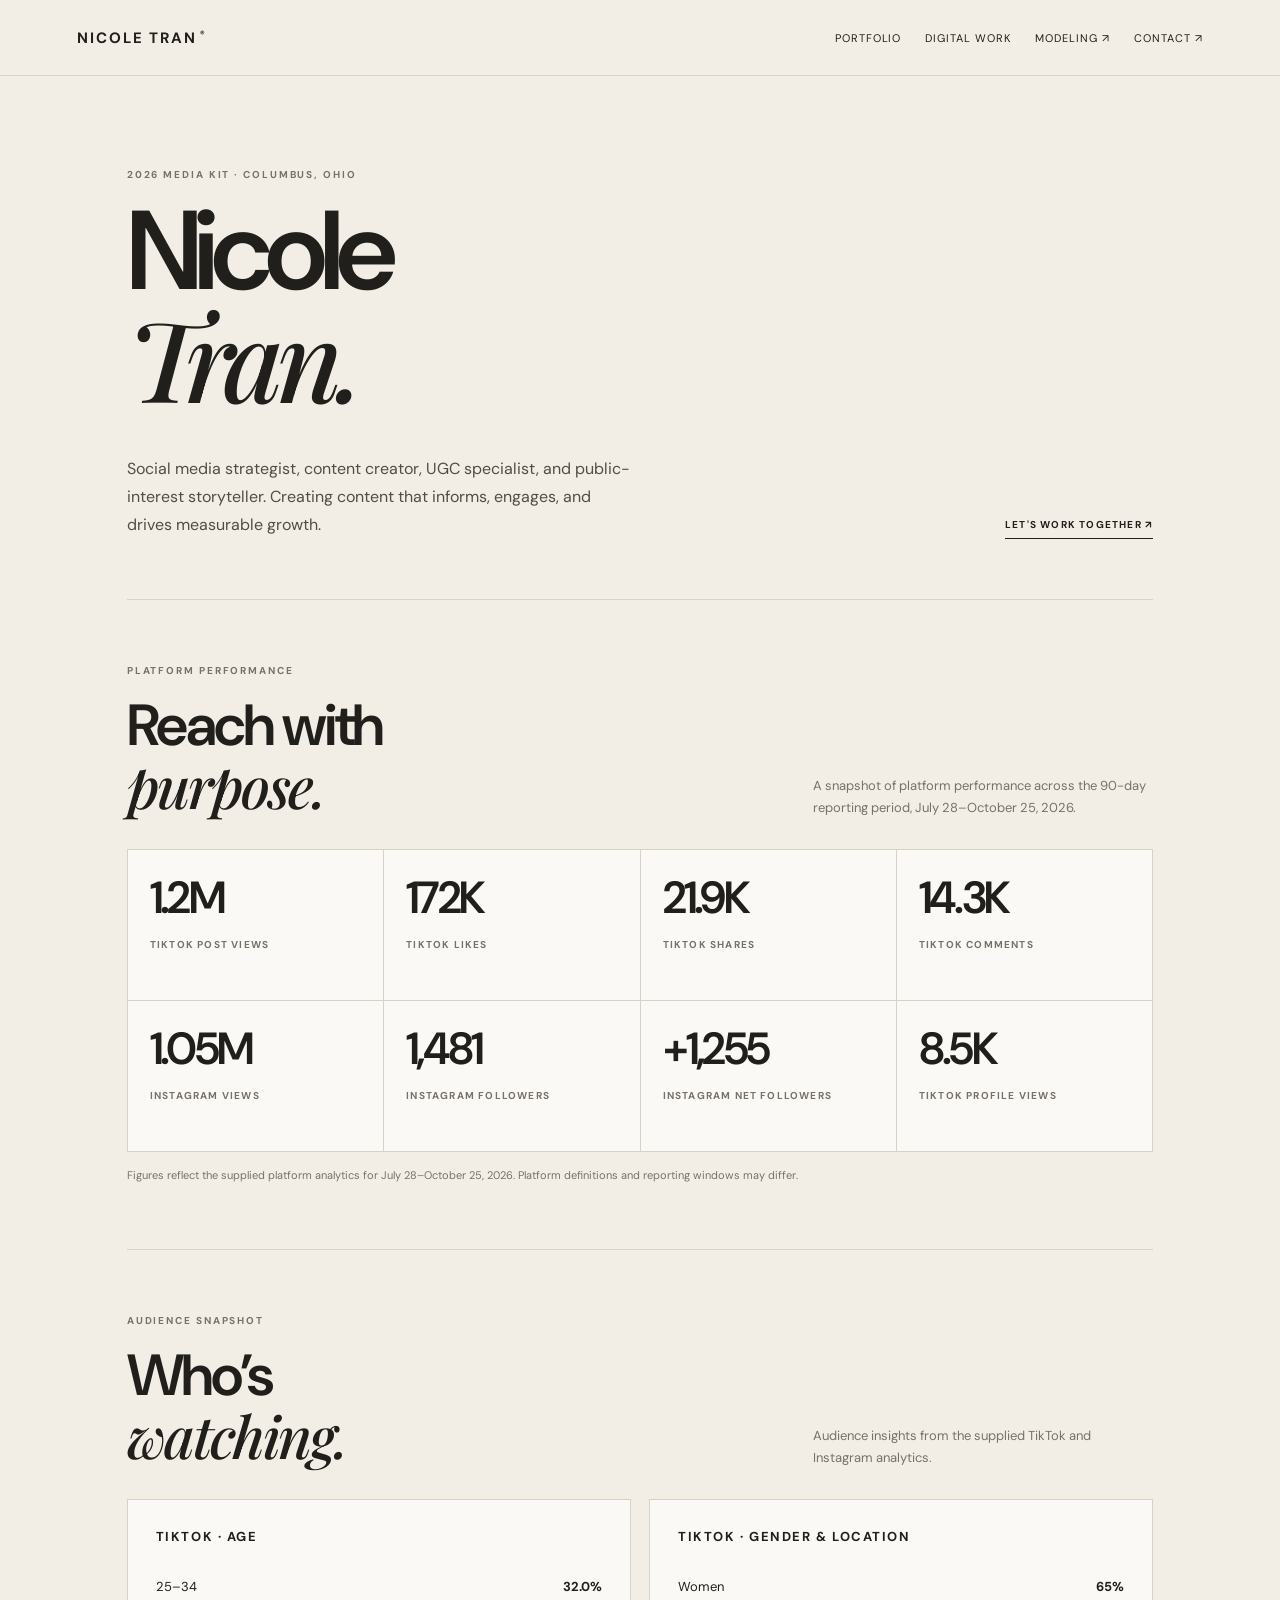
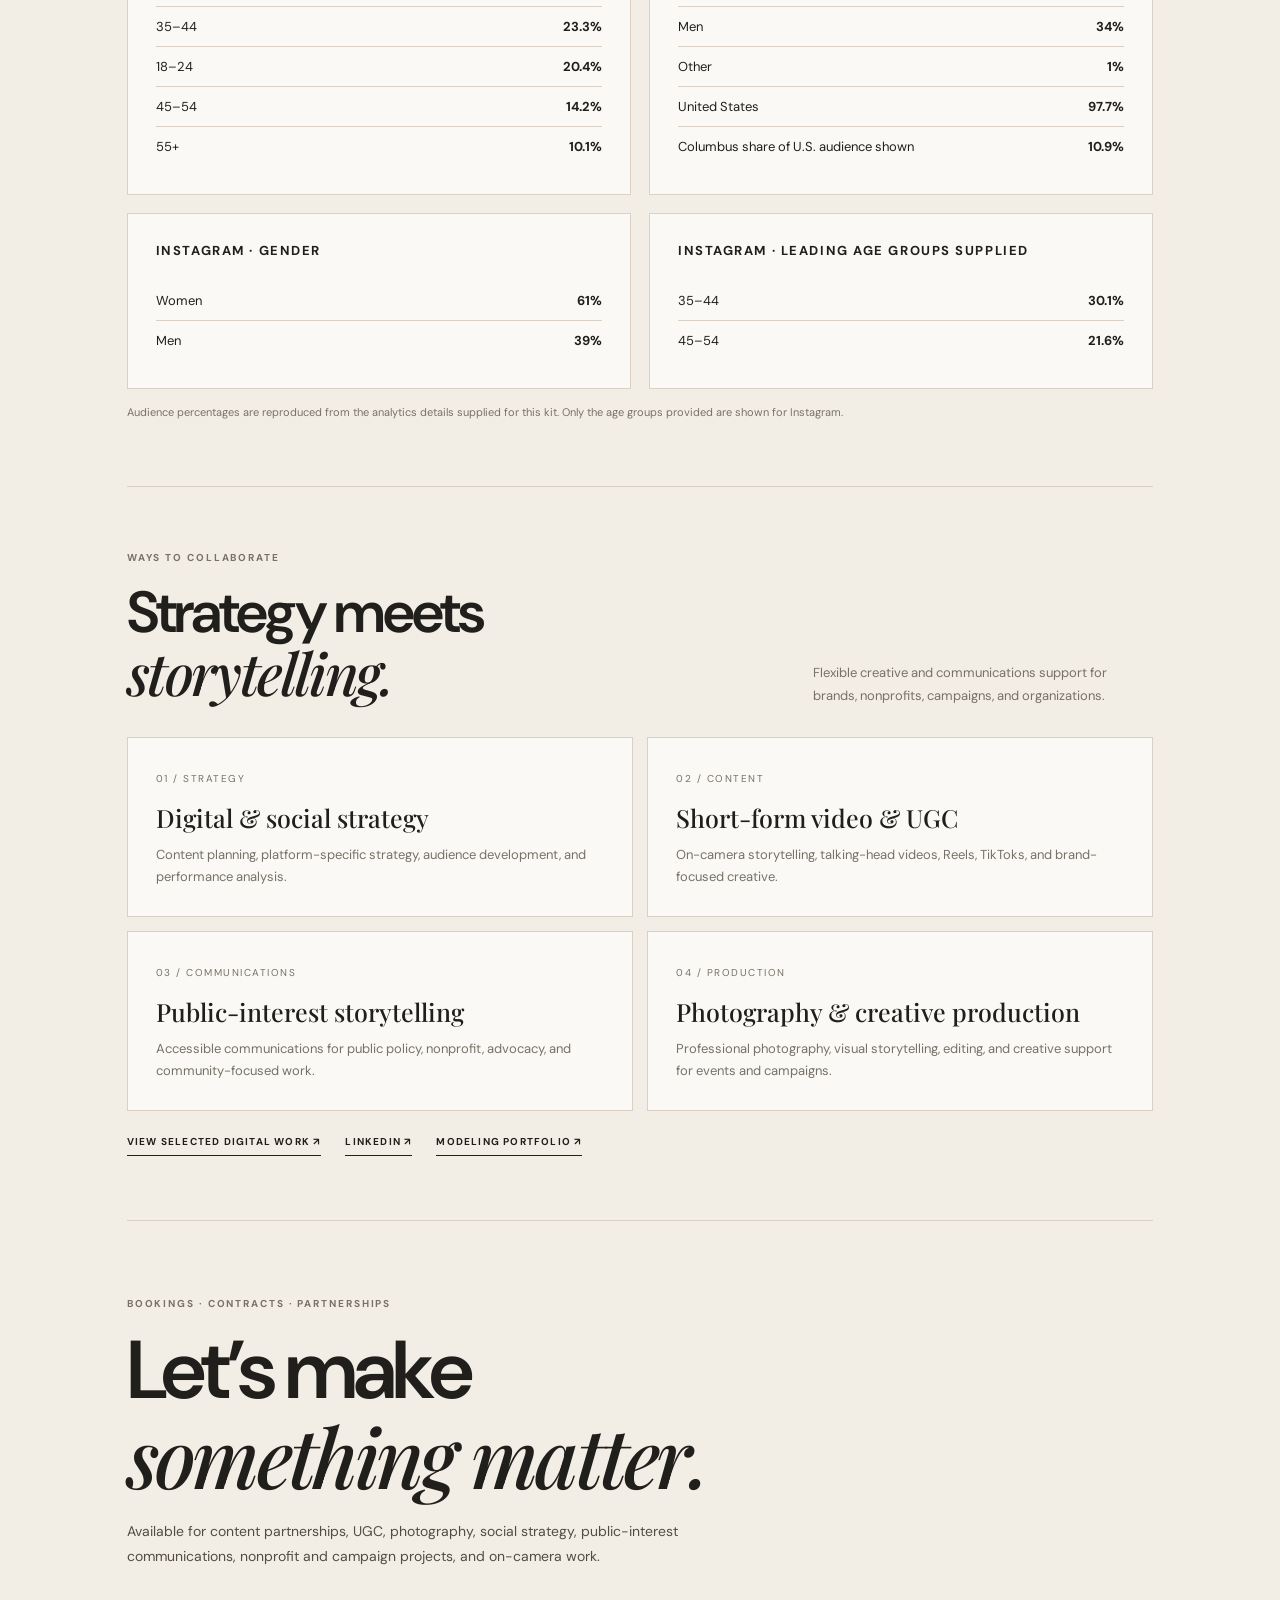
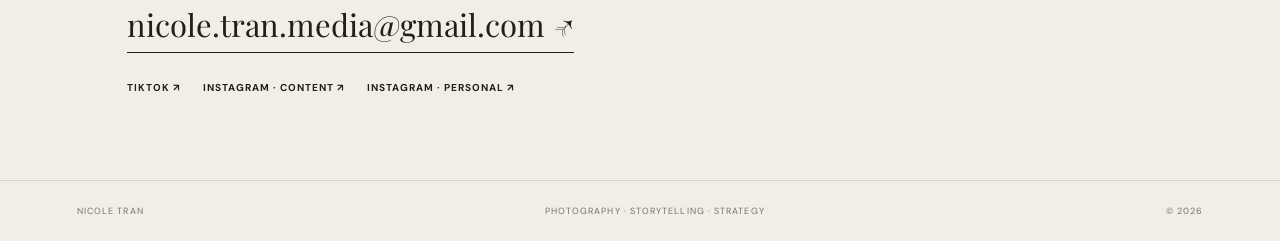
<file: media-kit.html>
<!doctype html>
<html lang="en">
<head>
<meta charset="utf-8">
<meta name="viewport" content="width=device-width, initial-scale=1">
<meta name="description" content="Nicole Tran — media kit, audience insights, digital storytelling and communications services.">
<meta name="theme-color" content="#f3eee5">
<title>Media Kit — Nicole Tran</title>
<link rel="preconnect" href="https://fonts.googleapis.com">
<link rel="preconnect" href="https://fonts.gstatic.com" crossorigin>
<link href="https://fonts.googleapis.com/css2?family=DM+Sans:wght@400;500;600;700&family=Playfair+Display:ital,wght@0,500;0,600;1,500;1,600&display=swap" rel="stylesheet">
<style>
:root{--cream:#f3eee5;--paper:#fbf9f5;--ink:#211f1c;--muted:#777168;--line:#d9d1c5;--serif:"Playfair Display",Georgia,serif;--sans:"DM Sans",Arial,sans-serif}
*{box-sizing:border-box}html{scroll-behavior:smooth}body{margin:0;background:var(--cream);color:var(--ink);font-family:var(--sans)}a{color:inherit}
.site-header{min-height:76px;padding:22px 6vw;display:flex;align-items:center;justify-content:space-between;gap:24px;border-bottom:1px solid var(--line)}
.wordmark{text-decoration:none;font-size:15px;font-weight:700;letter-spacing:.13em}.wordmark span{font-size:9px;vertical-align:top;margin-left:3px}
.nav{display:flex;flex-wrap:wrap;gap:24px;justify-content:flex-end}.nav a{text-decoration:none;font-size:11px;letter-spacing:.09em;text-transform:uppercase}
main{max-width:1180px;margin:0 auto;padding:0 6vw}.eyebrow{margin:0 0 18px;color:var(--muted);font-size:10px;font-weight:700;letter-spacing:.19em;text-transform:uppercase}
.hero{padding:92px 0 60px;border-bottom:1px solid var(--line)}h1{max-width:850px;margin:0;font-size:clamp(56px,9vw,112px);line-height:.94;letter-spacing:-.065em;font-weight:600}
h1 em,h2 em{font-family:var(--serif);font-weight:500}.hero-bottom{display:flex;align-items:end;justify-content:space-between;gap:28px;margin-top:36px}
.hero-bottom p{max-width:510px;margin:0;color:#514d46;font-size:16px;line-height:1.75}.text-link{display:inline-block;text-decoration:none;border-bottom:1px solid var(--ink);padding-bottom:7px;font-size:10px;font-weight:700;letter-spacing:.12em;white-space:nowrap}
.text-link:hover,.nav a:hover{opacity:.58}.section{padding:64px 0;border-bottom:1px solid var(--line)}.section-heading{display:flex;align-items:end;justify-content:space-between;gap:24px;margin-bottom:30px}
h2{margin:0;font-size:clamp(36px,5vw,58px);line-height:1.04;letter-spacing:-.045em;font-weight:600}.section-intro{max-width:340px;margin:0;color:var(--muted);font-size:13px;line-height:1.7}
.metrics{display:grid;grid-template-columns:repeat(4,1fr);gap:1px;background:var(--line);border:1px solid var(--line)}.metric{min-height:150px;padding:25px 22px;background:var(--paper)}
.metric strong{display:block;margin-bottom:12px;font-size:clamp(30px,4vw,45px);line-height:1;letter-spacing:-.06em;font-weight:600}.metric span{color:var(--muted);font-size:10px;font-weight:700;letter-spacing:.12em;text-transform:uppercase}
.metric-note,.audience-note{margin:15px 0 0;color:var(--muted);font-size:11px;line-height:1.6}.audience-grid{display:grid;grid-template-columns:1fr 1fr;gap:18px}
.audience-card,.service{padding:28px;background:var(--paper);border:1px solid var(--line)}.audience-card h3{margin:0 0 22px;font-size:13px;letter-spacing:.12em;text-transform:uppercase}
.audience-row{display:flex;justify-content:space-between;gap:16px;padding:11px 0;border-bottom:1px solid var(--line);font-size:13px}.audience-row:last-child{border-bottom:0}.audience-row span:last-child{font-weight:700;font-variant-numeric:tabular-nums}
.service-grid{display:grid;grid-template-columns:repeat(2,1fr);gap:14px}.service .number{color:var(--muted);font-size:10px;letter-spacing:.15em}
.service h3{margin:14px 0 10px;font-family:var(--serif);font-size:25px;font-weight:500}.service p{margin:0;color:var(--muted);font-size:13px;line-height:1.7}
.proof-links{display:flex;flex-wrap:wrap;gap:12px 24px;margin-top:24px}.contact{padding:76px 0 86px}.contact h2{max-width:720px;font-size:clamp(48px,7vw,82px)}
.contact-copy{max-width:560px;color:#514d46;font-size:14px;line-height:1.8}.email{display:inline-block;margin:20px 0 28px;font-family:var(--serif);font-size:clamp(21px,3vw,31px);text-decoration:none;border-bottom:1px solid var(--ink);padding-bottom:7px}
.socials{display:flex;flex-wrap:wrap;gap:12px 22px}.socials a{text-decoration:none;font-size:10px;font-weight:700;letter-spacing:.1em}
footer{display:flex;justify-content:space-between;gap:18px;padding:24px 6vw;border-top:1px solid var(--line);color:var(--muted);font-size:9px;letter-spacing:.12em}
@media(max-width:700px){.site-header{align-items:flex-start;flex-direction:column}.nav{justify-content:flex-start;gap:13px 18px}.hero{padding-top:65px}.hero-bottom,.section-heading{align-items:flex-start;flex-direction:column}.metrics{grid-template-columns:repeat(2,1fr)}.audience-grid,.service-grid{grid-template-columns:1fr}.metric{min-height:125px}footer{flex-direction:column}}
</style>
</head>
<body>
<header class="site-header">
<a class="wordmark" href="index.html">NICOLE TRAN<span>®</span></a>
<nav class="nav" aria-label="Main navigation"><a href="index.html">Portfolio</a><a href="index.html#social-work">Digital work</a><a href="https://sce.syngency.com/divisions/m/portfolios/nicole-t" target="_blank" rel="noopener noreferrer">Modeling ↗</a><a href="mailto:nicole.tran.media@gmail.com">Contact ↗</a></nav>
</header>
<main>
<section class="hero">
<p class="eyebrow">2026 MEDIA KIT · COLUMBUS, OHIO</p><h1>Nicole<br><em>Tran.</em></h1>
<div class="hero-bottom"><p>Social media strategist, content creator, UGC specialist, and public-interest storyteller. Creating content that informs, engages, and drives measurable growth.</p><a class="text-link" href="mailto:nicole.tran.media@gmail.com">LET'S WORK TOGETHER ↗</a></div>
</section>
<section class="section">
<div class="section-heading"><div><p class="eyebrow">PLATFORM PERFORMANCE</p><h2>Reach with<br><em>purpose.</em></h2></div><p class="section-intro">A snapshot of platform performance across the 90-day reporting period, July 28–October 25, 2026.</p></div>
<div class="metrics">
<div class="metric"><strong>1.2M</strong><span>TikTok post views</span></div><div class="metric"><strong>172K</strong><span>TikTok likes</span></div><div class="metric"><strong>21.9K</strong><span>TikTok shares</span></div><div class="metric"><strong>14.3K</strong><span>TikTok comments</span></div>
<div class="metric"><strong>1.05M</strong><span>Instagram views</span></div><div class="metric"><strong>1,481</strong><span>Instagram followers</span></div><div class="metric"><strong>+1,255</strong><span>Instagram net followers</span></div><div class="metric"><strong>8.5K</strong><span>TikTok profile views</span></div>
</div><p class="metric-note">Figures reflect the supplied platform analytics for July 28–October 25, 2026. Platform definitions and reporting windows may differ.</p>
</section>
<section class="section">
<div class="section-heading"><div><p class="eyebrow">AUDIENCE SNAPSHOT</p><h2>Who’s<br><em>watching.</em></h2></div><p class="section-intro">Audience insights from the supplied TikTok and Instagram analytics.</p></div>
<div class="audience-grid">
<div class="audience-card"><h3>TikTok · Age</h3><div class="audience-row"><span>25–34</span><span>32.0%</span></div><div class="audience-row"><span>35–44</span><span>23.3%</span></div><div class="audience-row"><span>18–24</span><span>20.4%</span></div><div class="audience-row"><span>45–54</span><span>14.2%</span></div><div class="audience-row"><span>55+</span><span>10.1%</span></div></div>
<div class="audience-card"><h3>TikTok · Gender & location</h3><div class="audience-row"><span>Women</span><span>65%</span></div><div class="audience-row"><span>Men</span><span>34%</span></div><div class="audience-row"><span>Other</span><span>1%</span></div><div class="audience-row"><span>United States</span><span>97.7%</span></div><div class="audience-row"><span>Columbus share of U.S. audience shown</span><span>10.9%</span></div></div>
<div class="audience-card"><h3>Instagram · Gender</h3><div class="audience-row"><span>Women</span><span>61%</span></div><div class="audience-row"><span>Men</span><span>39%</span></div></div>
<div class="audience-card"><h3>Instagram · Leading age groups supplied</h3><div class="audience-row"><span>35–44</span><span>30.1%</span></div><div class="audience-row"><span>45–54</span><span>21.6%</span></div></div>
</div><p class="audience-note">Audience percentages are reproduced from the analytics details supplied for this kit. Only the age groups provided are shown for Instagram.</p>
</section>
<section class="section">
<div class="section-heading"><div><p class="eyebrow">WAYS TO COLLABORATE</p><h2>Strategy meets<br><em>storytelling.</em></h2></div><p class="section-intro">Flexible creative and communications support for brands, nonprofits, campaigns, and organizations.</p></div>
<div class="service-grid">
<article class="service"><span class="number">01 / STRATEGY</span><h3>Digital & social strategy</h3><p>Content planning, platform-specific strategy, audience development, and performance analysis.</p></article>
<article class="service"><span class="number">02 / CONTENT</span><h3>Short-form video & UGC</h3><p>On-camera storytelling, talking-head videos, Reels, TikToks, and brand-focused creative.</p></article>
<article class="service"><span class="number">03 / COMMUNICATIONS</span><h3>Public-interest storytelling</h3><p>Accessible communications for public policy, nonprofit, advocacy, and community-focused work.</p></article>
<article class="service"><span class="number">04 / PRODUCTION</span><h3>Photography & creative production</h3><p>Professional photography, visual storytelling, editing, and creative support for events and campaigns.</p></article>
</div>
<div class="proof-links"><a class="text-link" href="index.html#social-work">VIEW SELECTED DIGITAL WORK ↗</a><a class="text-link" href="https://www.linkedin.com/in/nicolealextran" target="_blank" rel="noopener noreferrer">LINKEDIN ↗</a><a class="text-link" href="https://sce.syngency.com/divisions/m/portfolios/nicole-t" target="_blank" rel="noopener noreferrer">MODELING PORTFOLIO ↗</a></div>
</section>
<section class="contact">
<p class="eyebrow">BOOKINGS · CONTRACTS · PARTNERSHIPS</p><h2>Let’s make<br><em>something matter.</em></h2>
<p class="contact-copy">Available for content partnerships, UGC, photography, social strategy, public-interest communications, nonprofit and campaign projects, and on-camera work.</p>
<a class="email" href="mailto:nicole.tran.media@gmail.com">nicole.tran.media@gmail.com ↗</a>
<div class="socials"><a href="https://www.tiktok.com/@nnicoletalks" target="_blank" rel="noopener noreferrer">TIKTOK ↗</a><a href="https://www.instagram.com/nicole.talks/" target="_blank" rel="noopener noreferrer">INSTAGRAM · CONTENT ↗</a><a href="https://www.instagram.com/nicole_tran/" target="_blank" rel="noopener noreferrer">INSTAGRAM · PERSONAL ↗</a></div>
</section>
</main>
<footer><span>NICOLE TRAN</span><span>PHOTOGRAPHY · STORYTELLING · STRATEGY</span><span>© 2026</span></footer>
</body>
</html>
</file>
